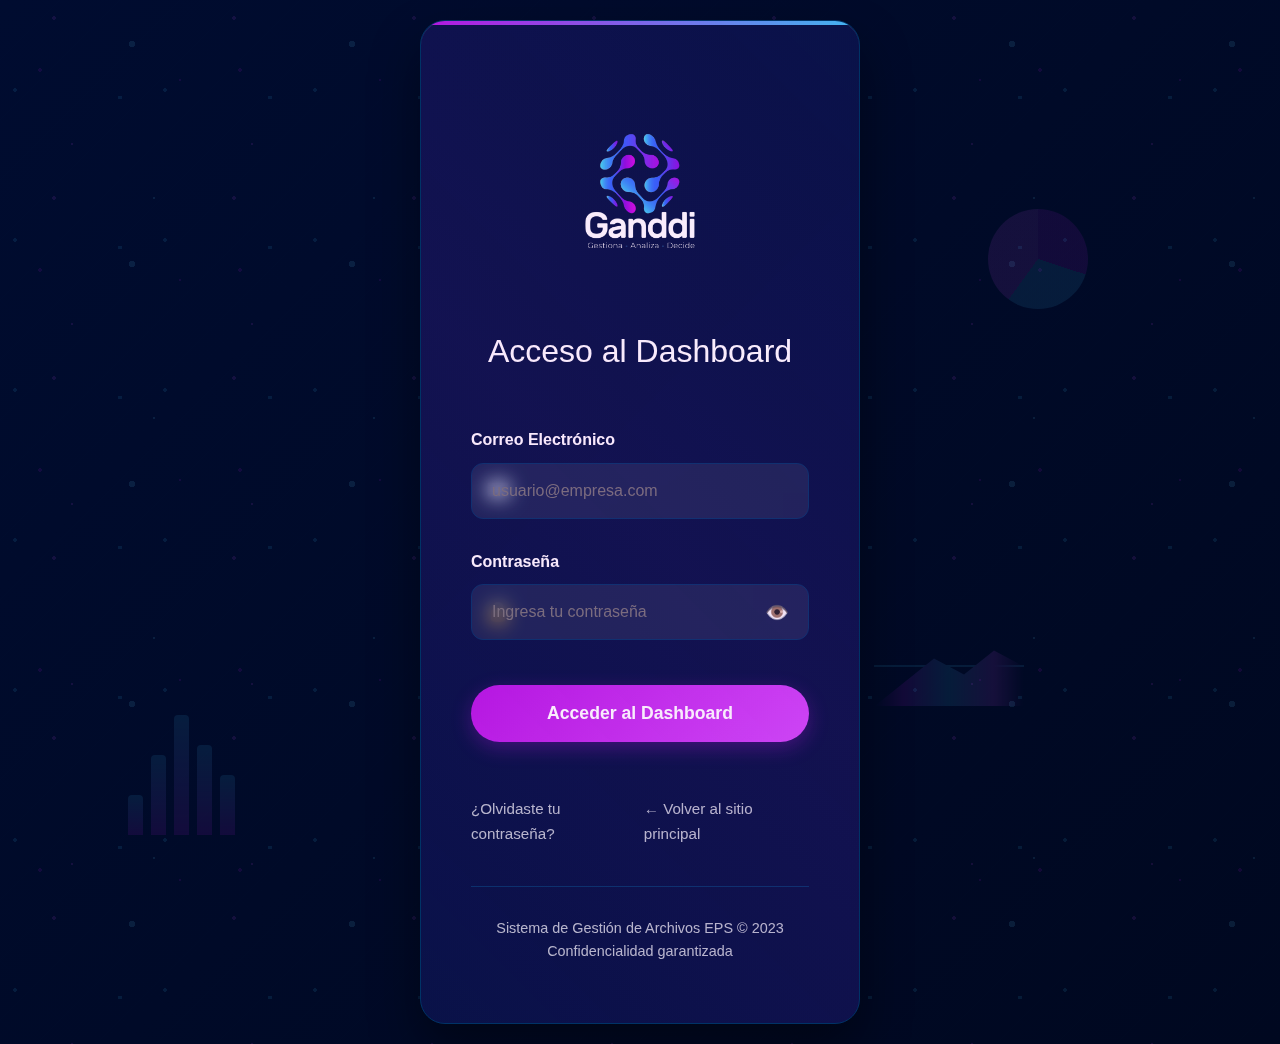
<file: login/index.html>
<!DOCTYPE html>
<html lang="es">
<head>
    <meta charset="UTF-8">
    <meta name="viewport" content="width=device-width, initial-scale=1.0">
    <title>Login - GandDI | Gestiona - Analiza - Decide</title>
    <link rel="stylesheet" href="css/style.css">
</head>
<body>
    <!-- Fondo estadístico -->
    <div class="statistical-background"></div>
    <div class="chart-elements">
        <div class="bar-chart">
            <div class="bar"></div>
            <div class="bar"></div>
            <div class="bar"></div>
            <div class="bar"></div>
            <div class="bar"></div>
        </div>
        <div class="pie-chart"></div>
        <div class="line-graph"></div>
    </div>

    <!-- Contenedor principal -->
    <div class="login-container">
       <div class="login-card">
    <!-- Header -->
    <div class="login-header">
        <!-- Logo arriba del título -->
        <img src="logo.png" class="logo" style="display:block; margin:0 auto 20px; max-height:220px;">
        <h1 class="login-title">Acceso al Dashboard</h1>
    </div>

            <!-- Formulario -->
            <form class="login-form" id="loginForm">
                <div class="form-group">
                    <label for="email">Correo Electrónico</label>
                    <div class="input-wrapper">
                        <span class="form-icon">✉️</span>
                        <input type="email" id="email" class="form-control" placeholder="usuario@empresa.com" required>
                    </div>
                </div>

                <div class="form-group">
                    <label for="password">Contraseña</label>
                    <div class="input-wrapper">
                        <span class="form-icon">🔒</span>
                        <input type="password" id="password" class="form-control" placeholder="Ingresa tu contraseña" required>
                        <button type="button" class="password-toggle" id="togglePassword">👁️</button>
                    </div>
                </div>

                <button type="submit" class="btn">
                    <span>Acceder al Dashboard</span>
                </button>

                <div class="login-links">
                    <a id="forgotPasswordLink">¿Olvidaste tu contraseña?</a>
                    <a href="../index.html">← Volver al sitio principal</a>
                </div>

                
            </form>

            <div class="login-footer">
                <p>Sistema de Gestión de Archivos EPS &copy; 2023</p>
                <p>Confidencialidad garantizada</p>
            </div>
        </div>
    </div>

    <!-- Modal de recuperación de contraseña -->
    <div class="modal" id="recoveryModal">
        <div class="modal-content">
            <button class="close-modal" id="closeModal">×</button>
            
            <div class="modal-header">
                <h2 class="modal-title">Recuperar Contraseña</h2>
                <p class="modal-subtitle">Sigue estos pasos para restablecer tu acceso</p>
            </div>

            <!-- Pasos de recuperación -->
            <div class="recovery-steps">
                <div class="step active" id="step1">
                    <div class="step-circle">1</div>
                    <div class="step-label">Verificar Email</div>
                </div>
                <div class="step" id="step2">
                    <div class="step-circle">2</div>
                    <div class="step-label">Código de Verificación</div>
                </div>
                <div class="step" id="step3">
                    <div class="step-circle">3</div>
                    <div class="step-label">Nueva Contraseña</div>
                </div>
            </div>

            <!-- Paso 1: Verificar Email -->
            <div class="recovery-form" id="step1Form">
                <div class="form-group">
                    <label for="recoveryEmail">Correo Electrónico</label>
                    <div class="input-wrapper">
                        <span class="form-icon">✉️</span>
                        <input type="email" id="recoveryEmail" class="form-control" placeholder="Ingresa tu correo registrado" required>
                    </div>
                </div>
                <div class="form-actions">
                    <button type="button" class="btn btn-outline" id="cancelRecovery">Cancelar</button>
                    <button type="button" class="btn" id="sendCode">Enviar Código</button>
                </div>
            </div>

            <!-- Paso 2: Código de Verificación -->
            <div class="recovery-form" id="step2Form" style="display: none;">
                <div class="form-group">
                    <label for="verificationCode">Código de Verificación</label>
                    <div class="input-wrapper">
                        <span class="form-icon">🔢</span>
                        <input type="text" id="verificationCode" class="form-control" placeholder="Ingresa el código de 6 dígitos" maxlength="6" required>
                    </div>
                    <p style="font-size: 0.85rem; color: var(--text-muted); margin-top: 5px;">
                        Hemos enviado un código a: <span id="emailPreview"></span>
                    </p>
                </div>
                <div class="form-actions">
                    <button type="button" class="btn btn-outline" id="backToStep1">Atrás</button>
                    <button type="button" class="btn" id="verifyCode">Verificar Código</button>
                </div>
            </div>

            <!-- Paso 3: Nueva Contraseña -->
            <div class="recovery-form" id="step3Form" style="display: none;">
                <div class="form-group">
                    <label for="newPassword">Nueva Contraseña</label>
                    <div class="input-wrapper">
                        <span class="form-icon">🔒</span>
                        <input type="password" id="newPassword" class="form-control" placeholder="Crea una nueva contraseña" required>
                        <button type="button" class="password-toggle" id="toggleNewPassword">👁️</button>
                    </div>
                </div>
                <div class="form-group">
                    <label for="confirmPassword">Confirmar Contraseña</label>
                    <div class="input-wrapper">
                        <span class="form-icon">🔒</span>
                        <input type="password" id="confirmPassword" class="form-control" placeholder="Repite la nueva contraseña" required>
                        <button type="button" class="password-toggle" id="toggleConfirmPassword">👁️</button>
                    </div>
                </div>
                <div class="form-actions">
                    <button type="button" class="btn btn-outline" id="backToStep2">Atrás</button>
                    <button type="button" class="btn" id="updatePassword">Actualizar Contraseña</button>
                </div>
            </div>

            <!-- Mensaje de éxito -->
            <div class="success-message" id="successMessage" style="display: none;">
                <div class="success-icon">✅</div>
                <h3>¡Contraseña Actualizada!</h3>
                <p>Tu contraseña ha sido restablecida exitosamente.</p>
                <button class="btn" id="goToLogin" style="margin-top: 20px;">Ir al Login</button>
            </div>
        </div>
    </div>

    <script src="js/script.js"></script>
</body>
</html>
</file>
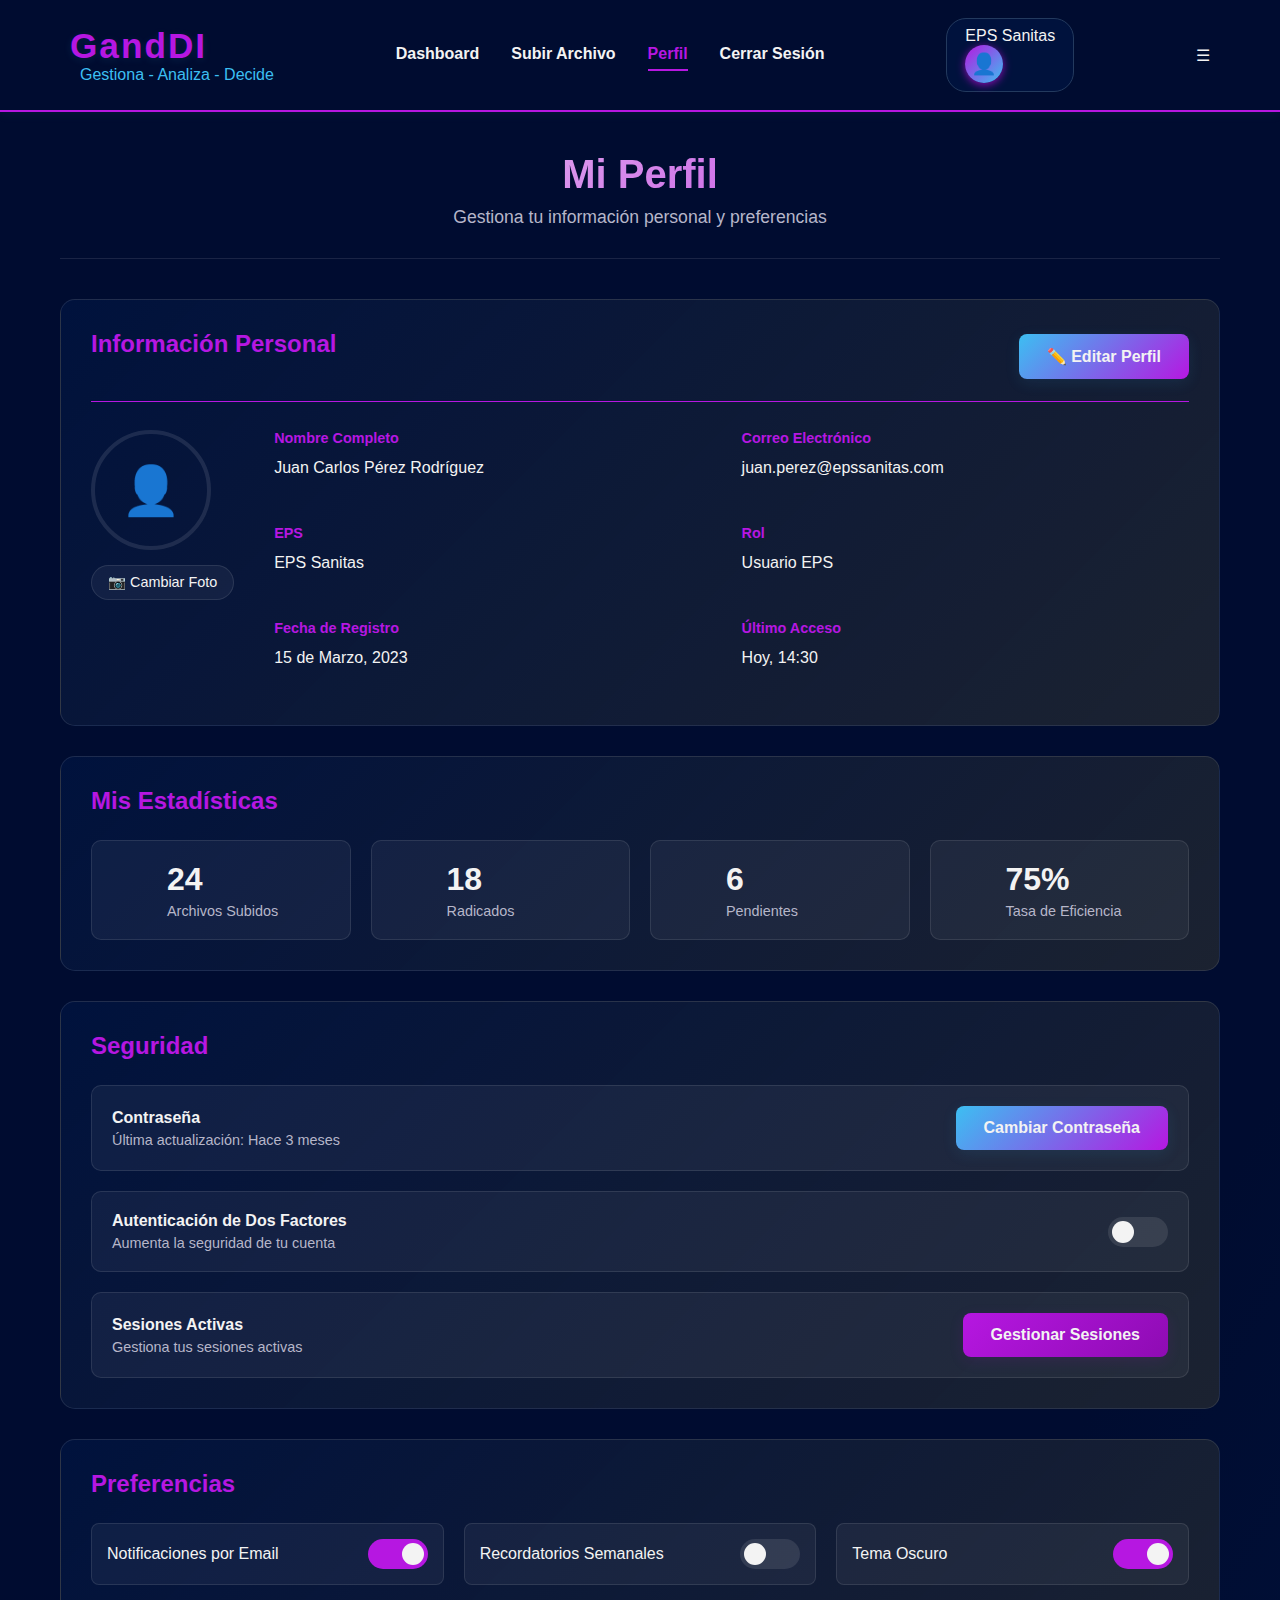
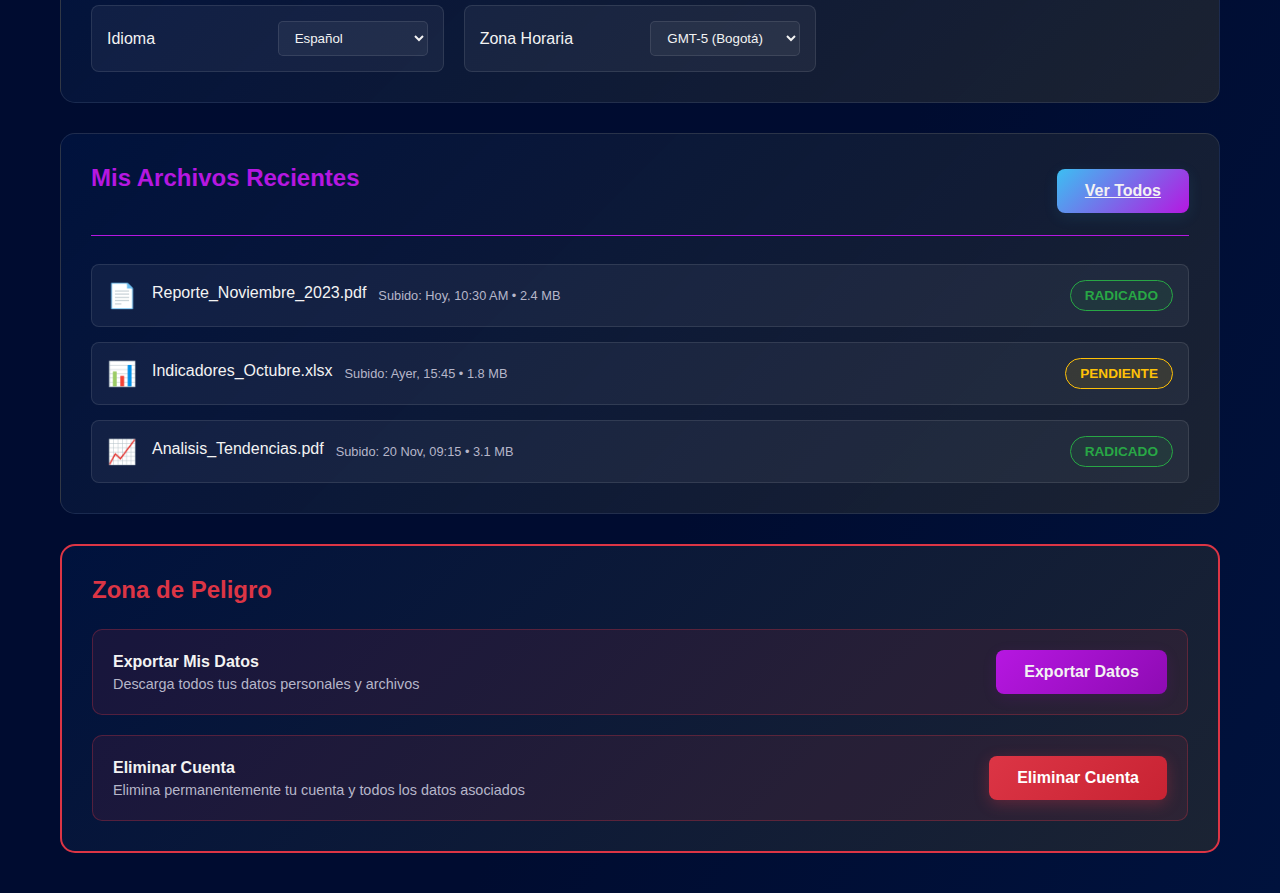
<file: dashboard/profile/index.html>
<!DOCTYPE html>
<html lang="es">
<head>
    <meta charset="UTF-8">
    <meta name="viewport" content="width=device-width, initial-scale=1.0">
    <title>Perfil - GandDI | Gestiona - Analiza - Decide</title>
    <link rel="stylesheet" href="../css/style.css">
    <link rel="stylesheet" href="css/style.css">
</head>
<body>
    <!-- Header -->
    <header>
        <div class="container">
            <nav class="navbar">
                <div class="logo">
                    <div class="logo-main">GandDI</div>
                    <div class="logo-tagline">Gestiona - Analiza - Decide</div>
                </div>
                <div class="nav-links">
                    <a href="../index.html">Dashboard</a>
                    <a href="../upload.html" id="uploadLink">Subir Archivo</a>
                    <a href="../admin.html" id="adminLink">Administración</a>
                    <a href="index.html" class="active">Perfil</a>
                    <a href="../../login/index.html">Cerrar Sesión</a>
                </div>
                <div class="user-info">
                    <span id="userRole">EPS Sanitas</span>
                    <div class="user-avatar">👤</div>
                </div>
                <div class="mobile-menu">☰</div>
            </nav>
        </div>
    </header>

    <!-- Main Content -->
    <main class="container">
        <div class="profile-header">
            <h1>Mi Perfil</h1>
            <p>Gestiona tu información personal y preferencias</p>
        </div>

        <div class="profile-content">
            <!-- Información del Usuario -->
            <div class="profile-section">
                <div class="section-header">
                    <h2>Información Personal</h2>
                    <button class="btn btn-secondary" id="editProfileBtn">✏️ Editar Perfil</button>
                </div>
                
                <div class="profile-info-grid">
                    <div class="profile-avatar-section">
                        <div class="avatar-container">
                            <div class="avatar" id="userAvatar">👤</div>
                            <input type="file" id="avatarUpload" accept="image/*" style="display: none;">
                            <button class="btn-avatar-upload" onclick="document.getElementById('avatarUpload').click()">
                                📷 Cambiar Foto
                            </button>
                        </div>
                    </div>

                    <div class="profile-details">
                        <div class="info-group">
                            <label class="info-label">Nombre Completo</label>
                            <div class="info-value" id="userFullName">Juan Carlos Pérez Rodríguez</div>
                            <input type="text" class="info-input" id="userFullNameInput" style="display: none;" value="Juan Carlos Pérez Rodríguez">
                        </div>

                        <div class="info-group">
                            <label class="info-label">Correo Electrónico</label>
                            <div class="info-value" id="userEmail">juan.perez@epssanitas.com</div>
                            <input type="email" class="info-input" id="userEmailInput" style="display: none;" value="juan.perez@epssanitas.com">
                        </div>

                        <div class="info-group">
                            <label class="info-label">EPS</label>
                            <div class="info-value" id="userEPS">EPS Sanitas</div>
                        </div>

                        <div class="info-group">
                            <label class="info-label">Rol</label>
                            <div class="info-value" id="userRoleInfo">Usuario EPS</div>
                        </div>

                        <div class="info-group">
                            <label class="info-label">Fecha de Registro</label>
                            <div class="info-value" id="userRegistrationDate">15 de Marzo, 2023</div>
                        </div>

                        <div class="info-group">
                            <label class="info-label">Último Acceso</label>
                            <div class="info-value" id="userLastAccess">Hoy, 14:30</div>
                        </div>
                    </div>
                </div>

                <div class="form-actions" id="profileActions" style="display: none;">
                    <button class="btn btn-outline" id="cancelEditBtn">Cancelar</button>
                    <button class="btn" id="saveProfileBtn">Guardar Cambios</button>
                </div>
            </div>

            <!-- Estadísticas Personales -->
            <div class="profile-section">
                <h2>Mis Estadísticas</h2>
                <div class="personal-stats-grid">
                    <div class="personal-stat-card">
                        <div class="personal-stat-icon">📊</div>
                        <div class="personal-stat-content">
                            <div class="personal-stat-number" id="totalUploads">24</div>
                            <div class="personal-stat-label">Archivos Subidos</div>
                        </div>
                    </div>

                    <div class="personal-stat-card">
                        <div class="personal-stat-icon">✅</div>
                        <div class="personal-stat-content">
                            <div class="personal-stat-number" id="radicadosCount">18</div>
                            <div class="personal-stat-label">Radicados</div>
                        </div>
                    </div>

                    <div class="personal-stat-card">
                        <div class="personal-stat-icon">⏳</div>
                        <div class="personal-stat-content">
                            <div class="personal-stat-number" id="pendientesCount">6</div>
                            <div class="personal-stat-label">Pendientes</div>
                        </div>
                    </div>

                    <div class="personal-stat-card">
                        <div class="personal-stat-icon">📈</div>
                        <div class="personal-stat-content">
                            <div class="personal-stat-number" id="efficiencyRate">75%</div>
                            <div class="personal-stat-label">Tasa de Eficiencia</div>
                        </div>
                    </div>
                </div>
            </div>

            <!-- Configuración de Seguridad -->
            <div class="profile-section">
                <h2>Seguridad</h2>
                <div class="security-settings">
                    <div class="security-item">
                        <div class="security-info">
                            <h4>Contraseña</h4>
                            <p>Última actualización: Hace 3 meses</p>
                        </div>
                        <button class="btn btn-secondary" id="changePasswordBtn">Cambiar Contraseña</button>
                    </div>

                    <div class="security-item">
                        <div class="security-info">
                            <h4>Autenticación de Dos Factores</h4>
                            <p>Aumenta la seguridad de tu cuenta</p>
                        </div>
                        <label class="switch">
                            <input type="checkbox" id="twoFactorToggle">
                            <span class="slider"></span>
                        </label>
                    </div>

                    <div class="security-item">
                        <div class="security-info">
                            <h4>Sesiones Activas</h4>
                            <p>Gestiona tus sesiones activas</p>
                        </div>
                        <button class="btn btn-outline" id="manageSessionsBtn">Gestionar Sesiones</button>
                    </div>
                </div>
            </div>

            <!-- Preferencias -->
            <div class="profile-section">
                <h2>Preferencias</h2>
                <div class="preferences-grid">
                    <div class="preference-item">
                        <label class="preference-label">Notificaciones por Email</label>
                        <label class="switch">
                            <input type="checkbox" id="emailNotifications" checked>
                            <span class="slider"></span>
                        </label>
                    </div>

                    <div class="preference-item">
                        <label class="preference-label">Recordatorios Semanales</label>
                        <label class="switch">
                            <input type="checkbox" id="weeklyReminders">
                            <span class="slider"></span>
                        </label>
                    </div>

                    <div class="preference-item">
                        <label class="preference-label">Tema Oscuro</label>
                        <label class="switch">
                            <input type="checkbox" id="darkTheme" checked>
                            <span class="slider"></span>
                        </label>
                    </div>

                    <div class="preference-item">
                        <label class="preference-label">Idioma</label>
                        <select class="preference-select" id="languageSelect">
                            <option value="es">Español</option>
                            <option value="en">English</option>
                        </select>
                    </div>

                    <div class="preference-item">
                        <label class="preference-label">Zona Horaria</label>
                        <select class="preference-select" id="timezoneSelect">
                            <option value="-5">GMT-5 (Bogotá)</option>
                            <option value="-6">GMT-6</option>
                            <option value="-4">GMT-4</option>
                        </select>
                    </div>
                </div>
            </div>

            <!-- Archivos Recientes -->
            <div class="profile-section">
                <div class="section-header">
                    <h2>Mis Archivos Recientes</h2>
                    <a href="../index.html" class="btn btn-secondary">Ver Todos</a>
                </div>
                
                <div class="recent-files">
                    <div class="recent-file-card">
                        <div class="file-icon">📄</div>
                        <div class="file-info">
                            <div class="file-name">Reporte_Noviembre_2023.pdf</div>
                            <div class="file-meta">Subido: Hoy, 10:30 AM • 2.4 MB</div>
                        </div>
                        <span class="status-badge status-radicado">Radicado</span>
                    </div>

                    <div class="recent-file-card">
                        <div class="file-icon">📊</div>
                        <div class="file-info">
                            <div class="file-name">Indicadores_Octubre.xlsx</div>
                            <div class="file-meta">Subido: Ayer, 15:45 • 1.8 MB</div>
                        </div>
                        <span class="status-badge status-pendiente">Pendiente</span>
                    </div>

                    <div class="recent-file-card">
                        <div class="file-icon">📈</div>
                        <div class="file-info">
                            <div class="file-name">Analisis_Tendencias.pdf</div>
                            <div class="file-meta">Subido: 20 Nov, 09:15 • 3.1 MB</div>
                        </div>
                        <span class="status-badge status-radicado">Radicado</span>
                    </div>
                </div>
            </div>

            <!-- Acciones Peligrosas -->
            <div class="profile-section danger-zone">
                <h2>Zona de Peligro</h2>
                <div class="danger-actions">
                    <div class="danger-item">
                        <div class="danger-info">
                            <h4>Exportar Mis Datos</h4>
                            <p>Descarga todos tus datos personales y archivos</p>
                        </div>
                        <button class="btn btn-outline" id="exportDataBtn">Exportar Datos</button>
                    </div>

                    <div class="danger-item">
                        <div class="danger-info">
                            <h4>Eliminar Cuenta</h4>
                            <p>Elimina permanentemente tu cuenta y todos los datos asociados</p>
                        </div>
                        <button class="btn btn-danger" id="deleteAccountBtn">Eliminar Cuenta</button>
                    </div>
                </div>
            </div>
        </div>
    </main>

    <!-- Modal Cambio de Contraseña -->
    <div class="modal" id="passwordModal">
        <div class="modal-content">
            <button class="close-modal" id="closePasswordModal">×</button>
            
            <div class="modal-header">
                <h2>Cambiar Contraseña</h2>
                <p>Actualiza tu contraseña para mantener tu cuenta segura</p>
            </div>

            <form class="password-form" id="passwordForm">
                <div class="form-group">
                    <label for="currentPassword">Contraseña Actual</label>
                    <div class="input-wrapper">
                        <input type="password" id="currentPassword" class="form-control" required>
                        <button type="button" class="password-toggle">👁️</button>
                    </div>
                </div>

                <div class="form-group">
                    <label for="newPassword">Nueva Contraseña</label>
                    <div class="input-wrapper">
                        <input type="password" id="newPassword" class="form-control" required>
                        <button type="button" class="password-toggle">👁️</button>
                    </div>
                    <div class="password-strength">
                        <div class="strength-bar">
                            <div class="strength-fill" id="strengthFill"></div>
                        </div>
                        <span class="strength-text" id="strengthText">Seguridad de la contraseña</span>
                    </div>
                </div>

                <div class="form-group">
                    <label for="confirmNewPassword">Confirmar Nueva Contraseña</label>
                    <div class="input-wrapper">
                        <input type="password" id="confirmNewPassword" class="form-control" required>
                        <button type="button" class="password-toggle">👁️</button>
                    </div>
                </div>

                <div class="password-requirements">
                    <h4>Requisitos de la contraseña:</h4>
                    <ul>
                        <li id="reqLength">Mínimo 8 caracteres</li>
                        <li id="reqUppercase">Al menos una mayúscula</li>
                        <li id="reqLowercase">Al menos una minúscula</li>
                        <li id="reqNumber">Al menos un número</li>
                        <li id="reqSpecial">Al menos un carácter especial</li>
                    </ul>
                </div>

                <div class="form-actions">
                    <button type="button" class="btn btn-outline" id="cancelPasswordBtn">Cancelar</button>
                    <button type="submit" class="btn" id="updatePasswordBtn">Actualizar Contraseña</button>
                </div>
            </form>
        </div>
    </div>

    <!-- Modal Sesiones Activas -->
    <div class="modal" id="sessionsModal">
        <div class="modal-content">
            <button class="close-modal" id="closeSessionsModal">×</button>
            
            <div class="modal-header">
                <h2>Sesiones Activas</h2>
                <p>Gestiona tus sesiones activas en el sistema</p>
            </div>

            <div class="sessions-list" id="sessionsList">
                <!-- Sesiones se cargan dinámicamente -->
            </div>

            <div class="modal-actions">
                <button class="btn btn-danger" id="logoutAllBtn">Cerrar Todas las Sesiones</button>
            </div>
        </div>
    </div>

    <script src="js/script.js"></script>
</body>
</html>
</file>
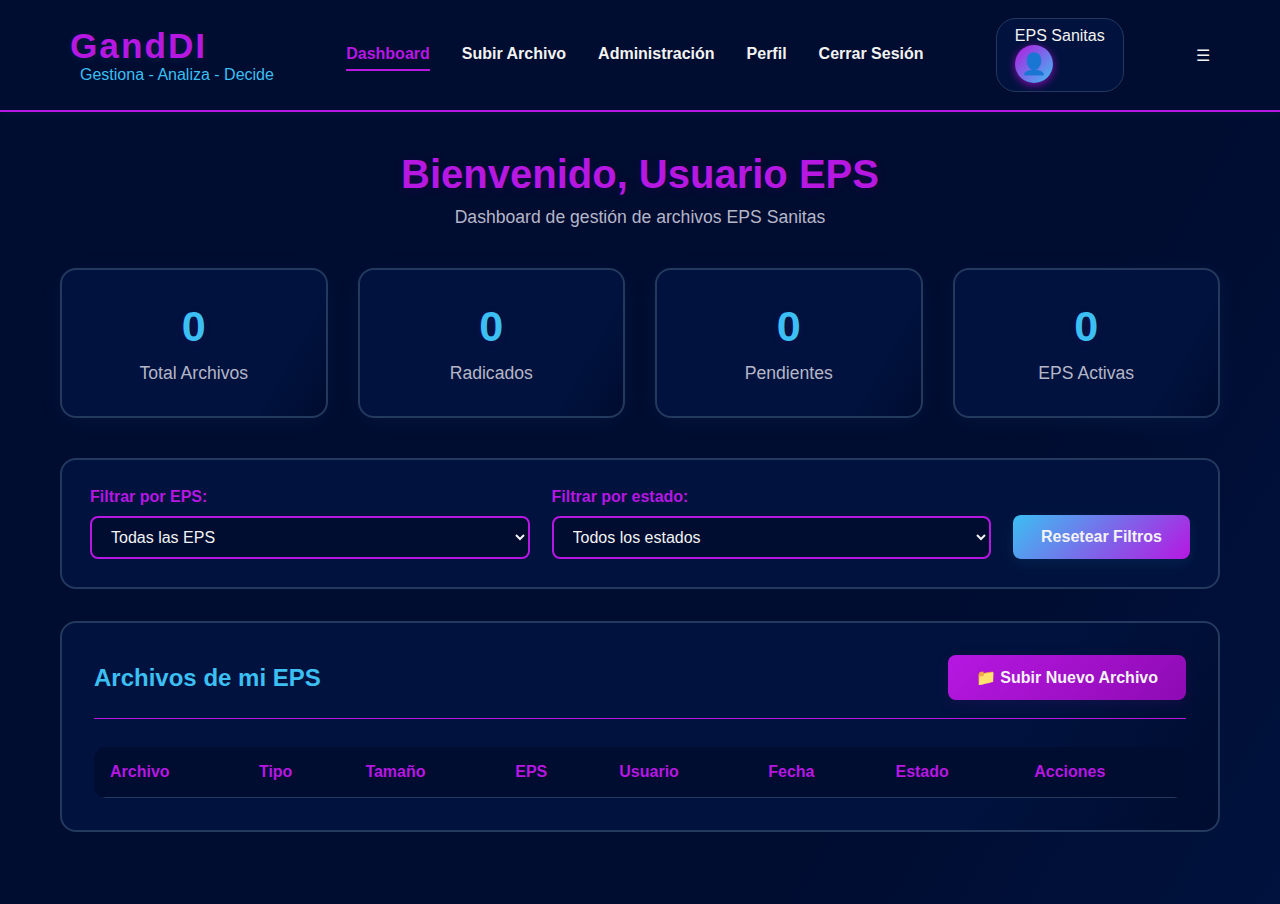
<file: dashboard/dashboard.html>
<!DOCTYPE html>
<html lang="es">
<head>
    <meta charset="UTF-8">
    <meta name="viewport" content="width=device-width, initial-scale=1.0">
    <title>Dashboard - GandDI | Gestiona - Analiza - Decide</title>
    <link rel="stylesheet" href="css/style.css">
</head>
<body>
    <!-- Header -->
    <header>
        <div class="container">
            <nav class="navbar">
                <div class="logo">
                    <div class="logo-main">GandDI</div>
                    <div class="logo-tagline">Gestiona - Analiza - Decide</div>
                </div>
                <div class="nav-links">
                    <a href="index.html" class="active">Dashboard</a>
                    <a href="uploand.php" id="uploadLink">Subir Archivo</a>
                    <a href="admin.php" id="adminLink">Administración</a>
                    <a href="profile.html">Perfil</a>
                    <a href="../login/index.html">Cerrar Sesión</a>
                </div>
                <div class="user-info">
                    <span id="userRole">EPS Sanitas</span>
                    <div class="user-avatar">👤</div>
                </div>
                <div class="mobile-menu">☰</div>
            </nav>
        </div>
    </header>

    <!-- Main Content -->
    <main class="container">
        <div class="dashboard-header">
            <h1>Bienvenido, <span id="userName">Usuario EPS</span></h1>
            <p>Dashboard de gestión de archivos <span id="dashboardType">EPS Sanitas</span></p>
        </div>

        <!-- Estadísticas -->
        <div class="stats-grid">
            <div class="stat-card">
                <div class="stat-number" id="totalFiles">0</div>
                <div class="stat-label">Total Archivos</div>
            </div>
            <div class="stat-card">
                <div class="stat-number" id="radicadosCount">0</div>
                <div class="stat-label">Radicados</div>
            </div>
            <div class="stat-card">
                <div class="stat-number" id="pendientesCount">0</div>
                <div class="stat-label">Pendientes</div>
            </div>
            <div class="stat-card">
                <div class="stat-number" id="epsCount">0</div>
                <div class="stat-label">EPS Activas</div>
            </div>
        </div>

        <!-- Filtros -->
        <div class="filters-section">
            <div class="filter-group">
                <label for="epsFilter">Filtrar por EPS:</label>
                <select id="epsFilter">
                    <option value="">Todas las EPS</option>
                    <option value="sanitas">EPS Sanitas</option>
                    <option value="sura">EPS Sura</option>
                    <option value="coomeva">EPS Coomeva</option>
                </select>
            </div>
            <div class="filter-group">
                <label for="statusFilter">Filtrar por estado:</label>
                <select id="statusFilter">
                    <option value="">Todos los estados</option>
                    <option value="radicado">Radicado</option>
                    <option value="pendiente">Pendiente</option>
                </select>
            </div>
            <button class="btn btn-secondary" id="resetFilters">Resetear Filtros</button>
        </div>

        <!-- Lista de Archivos -->
        <div class="section">
            <div class="section-header">
                <h2>Archivos <span id="sectionTitle">de mi EPS</span></h2>
                <button class="btn" id="uploadBtn">📁 Subir Nuevo Archivo</button>
            </div>
            
            <div class="files-table-container">
                <table class="files-table">
                    <thead>
                        <tr>
                            <th>Archivo</th>
                            <th>Tipo</th>
                            <th>Tamaño</th>
                            <th id="epsColumn">EPS</th>
                            <th id="userColumn">Usuario</th>
                            <th>Fecha</th>
                            <th>Estado</th>
                            <th>Acciones</th>
                        </tr>
                    </thead>
                    <tbody id="filesTableBody">
                        <!-- Los archivos se cargan dinámicamente -->
                    </tbody>
                </table>
            </div>

            <div class="no-files" id="noFilesMessage" style="display: none;">
                <p>No hay archivos para mostrar</p>
                <button class="btn" onclick="window.location.href='upload.html'">Subir primer archivo</button>
            </div>
        </div>

        <!-- Sección de EPS (Solo para admin) -->
        <div class="section" id="epsSection" style="display: none;">
            <h2>Gestión por EPS</h2>
            <div class="eps-grid" id="epsGrid">
                <!-- Las EPS se cargan dinámicamente -->
            </div>
        </div>
    </main>

    <!-- Modal de detalles -->
    <div class="modal" id="fileModal">
        <div class="modal-content">
            <button class="close-modal" id="closeFileModal">×</button>
            <div class="modal-header">
                <h2 id="modalFileName">Detalles del Archivo</h2>
            </div>
            <div class="file-details" id="fileDetails">
                <!-- Los detalles se cargan dinámicamente -->
            </div>
        </div>
    </div>

    <script src="js/script.js"></script>
</body>
</html>
</file>
<file: login/css/style.css>
:root {
    --primary: #000c30;
    --secondary: #b617e1;
    --accent: #3cbff2;
    --primary-dark: #000820;
    --secondary-light: #d04af7;
    --accent-light: #67d4ff;
    --text: #ffffff;
    --text-muted: #b8c1cc;
    --card-bg: #001242;
    --border: #003366;
    --success: #00ff88;
    --warning: #ffd166;
    --danger: #ff6b6b;
}

* {
    margin: 0;
    padding: 0;
    box-sizing: border-box;
    font-family: 'Segoe UI', Tahoma, Geneva, Verdana, sans-serif;
}

body {
    background: linear-gradient(135deg, var(--primary) 0%, var(--primary-dark) 100%);
    color: var(--text);
    line-height: 1.6;
    min-height: 100vh;
    display: flex;
    align-items: center;
    justify-content: center;
    position: relative;
    overflow: hidden;
}

/* Fondo estadístico animado con nueva paleta */
.statistical-background {
    position: absolute;
    top: 0;
    left: 0;
    width: 100%;
    height: 100%;
    z-index: -1;
    opacity: 0.1;
}

.statistical-background::before {
    content: '';
    position: absolute;
    width: 100%;
    height: 100%;
    background-image: 
        radial-gradient(circle at 20% 35%, var(--secondary) 2px, transparent 2px),
        radial-gradient(circle at 80% 65%, var(--accent) 2px, transparent 2px),
        radial-gradient(circle at 40% 80%, var(--secondary-light) 1px, transparent 1px),
        radial-gradient(circle at 60% 20%, var(--accent-light) 3px, transparent 3px),
        radial-gradient(circle at 90% 40%, var(--secondary) 1px, transparent 1px),
        radial-gradient(circle at 10% 60%, var(--accent) 2px, transparent 2px),
        radial-gradient(circle at 30% 10%, var(--secondary-light) 2px, transparent 2px),
        radial-gradient(circle at 70% 90%, var(--accent-light) 1px, transparent 1px);
    background-size: 200px 200px, 150px 150px, 180px 180px, 220px 220px;
    animation: float 20s infinite linear;
}

.statistical-background::after {
    content: '';
    position: absolute;
    width: 100%;
    height: 100%;
    background-image: 
        linear-gradient(45deg, transparent 49%, var(--secondary) 50%, transparent 51%),
        linear-gradient(-45deg, transparent 49%, var(--accent) 50%, transparent 51%);
    background-size: 60px 60px;
    animation: gridMove 30s infinite linear;
    opacity: 0.05;
}

@keyframes float {
    0% { transform: translate(0, 0) rotate(0deg); }
    100% { transform: translate(-100px, -50px) rotate(1deg); }
}

@keyframes gridMove {
    0% { transform: translate(0, 0); }
    100% { transform: translate(-60px, -60px); }
}

.chart-elements {
    position: absolute;
    width: 100%;
    height: 100%;
    z-index: -1;
}

.bar-chart {
    position: absolute;
    bottom: 20%;
    left: 10%;
    display: flex;
    align-items: end;
    gap: 8px;
    opacity: 0.1;
}

.bar {
    width: 15px;
    background: linear-gradient(to top, var(--secondary), var(--accent));
    border-radius: 4px 4px 0 0;
    animation: growBar 2s ease-in-out infinite alternate;
}

.bar:nth-child(1) { 
    height: 40px; 
    animation-delay: 0s;
}
.bar:nth-child(2) { 
    height: 80px; 
    animation-delay: 0.2s;
}
.bar:nth-child(3) { 
    height: 120px; 
    animation-delay: 0.4s;
}
.bar:nth-child(4) { 
    height: 90px; 
    animation-delay: 0.6s;
}
.bar:nth-child(5) { 
    height: 60px; 
    animation-delay: 0.8s;
}

@keyframes growBar {
    0% { transform: scaleY(1); }
    100% { transform: scaleY(1.2); }
}

.pie-chart {
    position: absolute;
    top: 20%;
    right: 15%;
    width: 100px;
    height: 100px;
    border-radius: 50%;
    background: conic-gradient(
        var(--secondary) 0% 30%,
        var(--accent) 30% 60%,
        var(--secondary-light) 60% 100%
    );
    opacity: 0.1;
    animation: rotatePie 10s linear infinite;
}

@keyframes rotatePie {
    0% { transform: rotate(0deg); }
    100% { transform: rotate(360deg); }
}

.line-graph {
    position: absolute;
    top: 60%;
    right: 20%;
    width: 150px;
    height: 80px;
    opacity: 0.1;
}

.line-graph::before {
    content: '';
    position: absolute;
    width: 100%;
    height: 2px;
    background: var(--accent);
    top: 50%;
    transform: translateY(-50%);
}

.line-graph::after {
    content: '';
    position: absolute;
    width: 100%;
    height: 100%;
    background: 
        linear-gradient(to right, transparent 0%, var(--secondary) 20%, var(--accent) 50%, var(--secondary-light) 80%, transparent 100%);
    clip-path: polygon(0% 100%, 20% 70%, 40% 40%, 60% 60%, 80% 30%, 100% 50%, 100% 100%);
    animation: pulseLine 3s ease-in-out infinite;
}

@keyframes pulseLine {
    0%, 100% { opacity: 0.1; }
    50% { opacity: 0.2; }
}

.scatter-plot {
    position: absolute;
    top: 30%;
    left: 20%;
    width: 120px;
    height: 120px;
    opacity: 0.1;
}

.scatter-plot::before,
.scatter-plot::after {
    content: '';
    position: absolute;
    width: 8px;
    height: 8px;
    border-radius: 50%;
    background: var(--secondary);
    animation: scatter 4s ease-in-out infinite;
}

.scatter-plot::before {
    top: 20%;
    left: 30%;
    animation-delay: 0s;
}

.scatter-plot::after {
    top: 60%;
    left: 70%;
    background: var(--accent);
    animation-delay: 2s;
}

@keyframes scatter {
    0%, 100% { transform: translate(0, 0); }
    25% { transform: translate(20px, -15px); }
    50% { transform: translate(-10px, 10px); }
    75% { transform: translate(15px, 20px); }
}

/* Contenedor principal del login */
.login-container {
    width: 100%;
    max-width: 480px;
    padding: 20px;
}

.login-card {
    background: linear-gradient(135deg, var(--card-bg) 0%, rgba(0, 18, 66, 0.95) 100%);
    border-radius: 25px;
    padding: 60px 50px;
    box-shadow: 
        0 25px 50px rgba(0, 0, 0, 0.4),
        inset 0 1px 0 rgba(255, 255, 255, 0.1);
    border: 1px solid var(--border);
    position: relative;
    overflow: hidden;
    backdrop-filter: blur(20px);
}

.login-card::before {
    content: '';
    position: absolute;
    top: 0;
    left: 0;
    width: 100%;
    height: 4px;
    background: linear-gradient(90deg, var(--secondary), var(--accent));
}

.login-card::after {
    content: '';
    position: absolute;
    top: -50%;
    left: -50%;
    width: 200%;
    height: 200%;
    background: linear-gradient(45deg, transparent, rgba(182, 23, 225, 0.1), transparent);
    animation: shine 3s infinite;
}

@keyframes shine {
    0% { transform: translateX(-100%) translateY(-100%) rotate(45deg); }
    100% { transform: translateX(100%) translateY(100%) rotate(45deg); }
}

/* Logo y header */
.login-header {
    text-align: center;
    margin-bottom: 50px;
}



.login-title {
    font-size: 2rem;
    margin-top: 25px;
    color: var(--text);
    font-weight: 300;
}

/* Formulario */
.login-form {
    display: flex;
    flex-direction: column;
    gap: 30px;
}

.form-group {
    display: flex;
    flex-direction: column;
    gap: 10px;
}

.form-group label {
    color: var(--text);
    font-weight: 600;
    font-size: 1rem;
}

.input-wrapper {
    position: relative;
    display: flex;
    align-items: center;
}

.form-control {
    width: 100%;
    padding: 18px 50px 18px 20px;
    background: rgba(255, 255, 255, 0.08);
    border: 1px solid var(--border);
    border-radius: 12px;
    color: var(--text);
    font-size: 1rem;
    transition: all 0.3s ease;
    backdrop-filter: blur(10px);
}

.form-control:focus {
    outline: none;
    border-color: var(--accent);
    box-shadow: 0 0 0 3px rgba(60, 191, 242, 0.2);
    background: rgba(255, 255, 255, 0.12);
}

.password-toggle {
    position: absolute;
    right: 15px;
    background: none;
    border: none;
    color: var(--text-muted);
    cursor: pointer;
    padding: 5px;
    transition: color 0.3s ease;
    font-size: 1.2rem;
}

.password-toggle:hover {
    color: var(--accent);
}

.form-icon {
    position: absolute;
    left: 15px;
    color: var(--accent);
    font-size: 1.2rem;
}

/* Botones */
.btn {
    display: inline-flex;
    align-items: center;
    justify-content: center;
    gap: 12px;
    padding: 18px 35px;
    background: linear-gradient(135deg, var(--secondary) 0%, var(--secondary-light) 100%);
    color: white;
    text-decoration: none;
    border-radius: 30px;
    font-weight: 600;
    transition: all 0.3s ease;
    border: none;
    cursor: pointer;
    box-shadow: 0 6px 20px rgba(182, 23, 225, 0.3);
    font-size: 1.1rem;
    width: 100%;
    margin-top: 15px;
    position: relative;
    overflow: hidden;
}

.btn::before {
    content: '';
    position: absolute;
    top: 0;
    left: -100%;
    width: 100%;
    height: 100%;
    background: linear-gradient(90deg, transparent, rgba(255,255,255,0.2), transparent);
    transition: left 0.5s;
}

.btn:hover::before {
    left: 100%;
}

.btn:hover {
    transform: translateY(-2px);
    box-shadow: 0 10px 30px rgba(182, 23, 225, 0.4);
}

.btn-secondary {
    background: linear-gradient(135deg, var(--accent) 0%, var(--accent-light) 100%);
    box-shadow: 0 6px 20px rgba(60, 191, 242, 0.3);
}

.btn-secondary:hover {
    box-shadow: 0 10px 30px rgba(60, 191, 242, 0.4);
}

.btn-outline {
    background: transparent;
    border: 2px solid var(--accent);
    color: var(--accent);
    box-shadow: none;
}

.btn-outline:hover {
    background: var(--accent);
    color: var(--primary);
}

/* Enlaces adicionales */
.login-links {
    display: flex;
    justify-content: space-between;
    margin-top: 25px;
    font-size: 0.95rem;
}

.login-links a {
    color: var(--text-muted);
    text-decoration: none;
    transition: color 0.3s ease;
    cursor: pointer;
}

.login-links a:hover {
    color: var(--accent);
}

/* Separador */
.separator {
    display: flex;
    align-items: center;
    margin: 30px 0;
    color: var(--text-muted);
    font-size: 0.95rem;
}

.separator::before,
.separator::after {
    content: '';
    flex: 1;
    height: 1px;
    background: var(--border);
}

.separator span {
    padding: 0 20px;
}

/* Footer del login */
.login-footer {
    text-align: center;
    margin-top: 40px;
    padding-top: 30px;
    border-top: 1px solid var(--border);
    color: var(--text-muted);
    font-size: 0.9rem;
}

/* Modal de recuperación */
.modal {
    display: none;
    position: fixed;
    top: 0;
    left: 0;
    width: 100%;
    height: 100%;
    background: rgba(0, 12, 48, 0.9);
    z-index: 1000;
    backdrop-filter: blur(10px);
}

.modal-content {
    position: absolute;
    top: 50%;
    left: 50%;
    transform: translate(-50%, -50%);
    background: linear-gradient(135deg, var(--card-bg) 0%, var(--primary) 100%);
    border-radius: 25px;
    padding: 50px;
    width: 90%;
    max-width: 500px;
    border: 1px solid var(--border);
    box-shadow: 0 25px 50px rgba(0, 0, 0, 0.5);
}

.modal-content::before {
    content: '';
    position: absolute;
    top: 0;
    left: 0;
    width: 100%;
    height: 4px;
    background: linear-gradient(90deg, var(--secondary), var(--accent));
}

.modal-header {
    text-align: center;
    margin-bottom: 40px;
}

.modal-title {
    font-size: 1.8rem;
    color: var(--text);
    margin-bottom: 15px;
}

.modal-subtitle {
    color: var(--text-muted);
    font-size: 1rem;
}

.recovery-steps {
    display: flex;
    justify-content: space-between;
    margin-bottom: 40px;
    position: relative;
}

.recovery-steps::before {
    content: '';
    position: absolute;
    top: 25px;
    left: 10%;
    width: 80%;
    height: 2px;
    background: var(--border);
    z-index: 1;
}

.step {
    display: flex;
    flex-direction: column;
    align-items: center;
    z-index: 2;
}

.step-circle {
    width: 50px;
    height: 50px;
    border-radius: 50%;
    background: var(--border);
    color: var(--text-muted);
    display: flex;
    align-items: center;
    justify-content: center;
    font-weight: bold;
    margin-bottom: 12px;
    transition: all 0.3s ease;
    border: 2px solid transparent;
}

.step.active .step-circle {
    background: var(--accent);
    color: var(--primary);
    border-color: var(--accent-light);
    box-shadow: 0 4px 15px rgba(60, 191, 242, 0.3);
}

.step.completed .step-circle {
    background: var(--secondary);
    color: white;
    border-color: var(--secondary-light);
    box-shadow: 0 4px 15px rgba(182, 23, 225, 0.3);
}

.step-label {
    font-size: 0.85rem;
    color: var(--text-muted);
    text-align: center;
    font-weight: 500;
}

.step.active .step-label {
    color: var(--accent);
}

.recovery-form {
    display: flex;
    flex-direction: column;
    gap: 25px;
}

.form-actions {
    display: flex;
    gap: 15px;
    margin-top: 15px;
}

.form-actions .btn {
    flex: 1;
    margin-top: 0;
}

.success-message {
    text-align: center;
    padding: 40px 0;
}

.success-icon {
    font-size: 4rem;
    margin-bottom: 25px;
    color: var(--accent);
}

.close-modal {
    position: absolute;
    top: 20px;
    right: 20px;
    background: none;
    border: none;
    color: var(--text-muted);
    font-size: 1.8rem;
    cursor: pointer;
    transition: color 0.3s ease;
    width: 40px;
    height: 40px;
    border-radius: 50%;
    display: flex;
    align-items: center;
    justify-content: center;
}

.close-modal:hover {
    color: var(--accent);
    background: rgba(255, 255, 255, 0.1);
}

/* Responsive */
@media (max-width: 768px) {
    .login-container {
        padding: 15px;
    }
    
    .login-card {
        padding: 40px 30px;
    }
    
    .logo-main {
        font-size: 2.2rem;
    }
    
    .login-title {
        font-size: 1.6rem;
    }
    
    .modal-content {
        padding: 40px 30px;
    }
    
    .form-actions {
        flex-direction: column;
    }
    
    .login-links {
        flex-direction: column;
        gap: 15px;
        text-align: center;
    }
}

@media (max-width: 480px) {
    .login-card {
        padding: 30px 20px;
    }
    
    .logo-main {
        font-size: 2rem;
    }
    
    .modal-content {
        padding: 30px 20px;
    }
    
    .step-circle {
        width: 40px;
        height: 40px;
    }
}
</file>
<file: dashboard/css/style.css>
:root {
    --primary: #000c30;
    --secondary: #3cbff2;
    --accent: #b617e1;
    --accent-dark: #8e0bb3;
    --text: #f3f3f3;
    --text-muted: #b6b6c9;
    --card-bg: #00123d;
    --border: #233a5e;
    --danger: #dc3545;
    --success: #28a745;
    --warning: #ffc107;
}

* {
    margin: 0;
    padding: 0;
    box-sizing: border-box;
    font-family: 'Segoe UI', Arial, sans-serif;
}

body {
    background: linear-gradient(120deg, var(--primary) 70%, var(--card-bg) 100%);
    color: var(--text);
    min-height: 100vh;
}

header {
    background: var(--primary);
    border-bottom: 2px solid var(--accent);
    padding: 18px 0;
    box-shadow: 0 2px 12px rgba(60, 191, 242, 0.06);
}

.navbar {
    display: flex;
    justify-content: space-between;
    align-items: center;
    max-width: 1200px;
    margin: 0 auto;
    padding: 0 30px;
}

.logo-main {
    font-size: 2.2rem;
    font-weight: bold;
    color: var(--accent);
    letter-spacing: 2px;
    text-shadow: 0 2px 8px rgba(60, 191, 242, 0.12);
}

.logo-tagline {
    font-size: 1rem;
    color: var(--secondary);
    font-weight: 500;
    margin-left: 10px;
}

.nav-links {
    display: flex;
    gap: 32px;
}

.nav-links a {
    color: var(--text);
    text-decoration: none;
    font-weight: 600;
    padding: 6px 0;
    border-bottom: 2px solid transparent;
    transition: border-color 0.3s, color 0.3s;
}

.nav-links a:hover,
.nav-links a.active {
    color: var(--accent);
    border-bottom: 2px solid var(--accent);
    background: none;
}

.user-info {
    background: var(--card-bg);
    padding: 8px 18px;
    border-radius: 20px;
    border: 1px solid var(--border);
}

.user-avatar {
    width: 38px;
    height: 38px;
    background: linear-gradient(135deg, var(--accent), var(--secondary));
    border-radius: 50%;
    display: flex;
    align-items: center;
    justify-content: center;
    font-size: 1.3rem;
    color: var(--primary);
    box-shadow: 0 2px 8px var(--accent-dark);
}

main {
    max-width: 1200px;
    margin: 0 auto;
    padding: 40px 20px;
}

.dashboard-header {
    text-align: center;
    margin-bottom: 40px;
}

.dashboard-header h1 {
    font-size: 2.5rem;
    font-weight: bold;
    color: var(--accent);
    text-shadow: 0 2px 12px rgba(182, 23, 225, 0.10);
}

.dashboard-header p {
    color: var(--text-muted);
    font-size: 1.1rem;
    margin-top: 10px;
}

.stats-grid {
    display: grid;
    grid-template-columns: repeat(auto-fit, minmax(260px, 1fr));
    gap: 30px;
    margin-bottom: 40px;
}

.stat-card {
    background: linear-gradient(120deg, var(--card-bg) 80%, var(--primary) 100%);
    border-radius: 16px;
    padding: 32px;
    text-align: center;
    border: 2px solid var(--border);
    box-shadow: 0 4px 24px rgba(60, 191, 242, 0.06);
    transition: transform 0.3s;
    position: relative;
}

.stat-card:hover {
    transform: translateY(-7px) scale(1.03);
    border-color: var(--accent);
}

.stat-number {
    font-size: 2.7rem;
    font-weight: bold;
    color: var(--secondary);
    margin-bottom: 12px;
    text-shadow: 0 2px 8px rgba(182, 23, 225, 0.10);
}

.stat-label {
    font-size: 1.1rem;
    color: var(--text-muted);
    font-weight: 500;
}

.filters-section {
    background: var(--card-bg);
    border-radius: 16px;
    padding: 28px;
    margin-bottom: 32px;
    border: 2px solid var(--border);
    display: flex;
    gap: 22px;
    align-items: flex-end;
    flex-wrap: wrap;
}

.filter-group {
    display: flex;
    flex-direction: column;
    gap: 10px;
    min-width: 220px;
    flex: 1;
}

.filter-group label {
    color: var(--accent);
    font-weight: 600;
    font-size: 1rem;
}

.filter-group select {
    padding: 10px 15px;
    background: var(--primary);
    border: 2px solid var(--accent);
    border-radius: 8px;
    color: var(--text);
    font-size: 1rem;
}

.filter-group select:focus {
    outline: none;
    border-color: var(--secondary);
}

.section {
    background: linear-gradient(120deg, var(--card-bg) 80%, var(--primary) 100%);
    border-radius: 16px;
    padding: 32px;
    margin-bottom: 32px;
    border: 2px solid var(--border);
}

.section-header {
    display: flex;
    justify-content: space-between;
    align-items: center;
    margin-bottom: 28px;
    padding-bottom: 18px;
    border-bottom: 1px solid var(--accent);
}

.section-header h2 {
    font-size: 1.5rem;
    color: var(--secondary);
    font-weight: bold;
}

.btn {
    display: inline-flex;
    align-items: center;
    justify-content: center;
    gap: 8px;
    padding: 13px 28px;
    background: linear-gradient(135deg, var(--accent) 0%, var(--accent-dark) 100%);
    color: var(--text);
    border-radius: 8px;
    font-weight: 700;
    font-size: 1rem;
    border: none;
    cursor: pointer;
    box-shadow: 0 4px 15px rgba(182, 23, 225, 0.10);
    transition: background 0.3s, box-shadow 0.3s, transform 0.2s;
}

.btn:hover {
    background: linear-gradient(135deg, var(--secondary) 0%, var(--accent) 100%);
    color: var(--text);
    transform: translateY(-2px) scale(1.04);
    box-shadow: 0 8px 25px rgba(60, 191, 242, 0.10);
}

.btn-secondary {
    background: linear-gradient(135deg, var(--secondary) 0%, var(--accent) 100%);
    color: var(--text);
    box-shadow: 0 4px 15px rgba(60, 191, 242, 0.10);
}

.btn-secondary:hover {
    background: linear-gradient(135deg, var(--accent) 0%, var(--secondary) 100%);
    color: var(--text);
}

.files-table-container {
    overflow-x: auto;
    border-radius: 12px;
}

.files-table {
    width: 100%;
    border-collapse: collapse;
    background: var(--card-bg);
    border-radius: 12px;
    overflow: hidden;
}

.files-table th,
.files-table td {
    padding: 16px;
    text-align: left;
    border-bottom: 1px solid var(--border);
}

.files-table th {
    background: var(--primary);
    color: var(--accent);
    font-weight: 700;
    font-size: 1rem;
}

.file-info {
    display: flex;
    align-items: center;
    gap: 12px;
}

.file-icon {
    font-size: 1.3rem;
    color: var(--secondary);
}

.file-name {
    font-weight: 600;
    color: var(--text);
}

.status-badge {
    padding: 7px 14px;
    border-radius: 20px;
    font-size: 0.85rem;
    font-weight: 700;
    text-transform: uppercase;
    background: rgba(60, 191, 242, 0.08);
    color: var(--secondary);
    border: 1px solid var(--secondary);
}

.status-pendiente {
    background: rgba(252, 193, 7, 0.10);
    color: var(--warning);
    border: 1px solid var(--warning);
}

.status-radicado {
    background: rgba(40, 167, 69, 0.10);
    color: var(--success);
    border: 1px solid var(--success);
}

.action-buttons {
    display: flex;
    gap: 10px;
}

.action-btn {
    padding: 7px 14px;
    border: none;
    border-radius: 6px;
    cursor: pointer;
    font-size: 0.85rem;
    transition: background 0.3s, color 0.3s;
}

.btn-download {
    background: var(--accent);
    color: var(--primary);
}

.btn-download:hover {
    background: var(--accent-dark);
    color: var(--text);
}

.btn-success {
    background: var(--success);
    color: white;
}

.btn-success:hover {
    background: #218838;
}

.eps-grid {
    display: grid;
    grid-template-columns: repeat(auto-fill, minmax(320px, 1fr));
    gap: 22px;
}

.eps-card {
    background: var(--primary);
    border-radius: 12px;
    padding: 22px;
    border: 2px solid var(--border);
    transition: box-shadow 0.3s, transform 0.3s;
}

.eps-card:hover {
    transform: translateY(-6px) scale(1.03);
    box-shadow: 0 10px 28px rgba(60, 191, 242, 0.10);
    border-color: var(--accent);
}

.eps-header {
    display: flex;
    justify-content: space-between;
    align-items: center;
    margin-bottom: 16px;
}

.eps-name {
    font-size: 1.2rem;
    font-weight: 700;
    color: var(--accent);
}

.eps-stats {
    display: grid;
    grid-template-columns: 1fr 1fr;
    gap: 12px;
    margin-bottom: 16px;
}

.eps-stat {
    text-align: center;
    padding: 12px;
    background: var(--card-bg);
    border-radius: 6px;
}

.eps-stat-value {
    font-size: 1.5rem;
    font-weight: bold;
    color: var(--secondary);
}

.eps-stat-label {
    font-size: 0.85rem;
    color: var(--text-muted);
}

.no-files {
    text-align: center;
    padding: 60px 20px;
    color: var(--text-muted);
}

.no-files p {
    font-size: 1.2rem;
    margin-bottom: 20px;
}

.modal {
    display: none;
    position: fixed;
    top: 0;
    left: 0;
    width: 100%;
    height: 100%;
    background: rgba(0, 12, 48, 0.92);
    z-index: 1000;
    backdrop-filter: blur(5px);
}

.modal-content {
    background: linear-gradient(135deg, var(--card-bg) 0%, var(--primary) 100%);
    border-radius: 20px;
    padding: 32px;
    border: 2px solid var(--accent);
    box-shadow: 0 25px 50px rgba(182, 23, 225, 0.10);
}

.close-modal {
    color: var(--text-muted);
    font-size: 1.5rem;
    cursor: pointer;
    transition: color 0.3s;
}

.close-modal:hover {
    color: var(--accent);
}

.file-details {
    display: grid;
    grid-template-columns: 1fr 1fr;
    gap: 22px;
}

.detail-group {
    margin-bottom: 16px;
}

.detail-label {
    font-weight: 700;
    color: var(--accent);
    margin-bottom: 6px;
    font-size: 1rem;
}

.detail-value {
    color: var(--text);
}

/* Responsive */
@media (max-width: 900px) {
    .navbar, main {
        padding: 0 10px;
    }
    .stats-grid, .eps-grid {
        grid-template-columns: 1fr;
    }
    .filters-section {
        flex-direction: column;
        gap: 16px;
    }
    .section-header {
        flex-direction: column;
        gap: 12px;
        align-items: flex-start;
    }
    .files-table th, .files-table td {
        padding: 10px 6px;
    }
    .file-details {
        grid-template-columns: 1fr;
    }
}

@media (max-width: 600px) {
    .dashboard-header h1 {
        font-size: 2rem;
    }
    .section-header h2 {
        font-size: 1.2rem;
    }
    .eps-card, .stat-card, .section, .modal-content {
        padding: 16px;
    }
}
</file>
<file: dashboard/profile/css/style.css>
/* Estilos específicos para la página de perfil */

.profile-header {
    text-align: center;
    margin-bottom: 40px;
    padding-bottom: 30px;
    border-bottom: 1px solid rgba(255, 255, 255, 0.1);
}

.profile-header h1 {
    font-size: 2.5rem;
    margin-bottom: 10px;
    background: linear-gradient(135deg, var(--text) 0%, var(--accent) 100%);
    -webkit-background-clip: text;
    background-clip: text;
    color: transparent;
}

.profile-header p {
    color: var(--text-muted);
    font-size: 1.1rem;
}

.profile-content {
    display: flex;
    flex-direction: column;
    gap: 30px;
}

.profile-section {
    background: linear-gradient(135deg, var(--card-bg) 0%, rgba(34, 40, 49, 0.8) 100%);
    border-radius: 15px;
    padding: 30px;
    border: 1px solid rgba(255, 255, 255, 0.1);
}

.profile-section h2 {
    font-size: 1.5rem;
    margin-bottom: 25px;
    color: var(--accent);
    display: flex;
    align-items: center;
    gap: 10px;
}

.profile-info-grid {
    display: grid;
    grid-template-columns: auto 1fr;
    gap: 40px;
    align-items: start;
}

.profile-avatar-section {
    display: flex;
    flex-direction: column;
    align-items: center;
    gap: 15px;
}

.avatar-container {
    text-align: center;
}

.avatar {
    width: 120px;
    height: 120px;
    border-radius: 50%;
    background: linear-gradient(135deg, var(--accent), var(--gold));
    display: flex;
    align-items: center;
    justify-content: center;
    font-size: 3rem;
    margin-bottom: 15px;
    border: 4px solid rgba(255, 255, 255, 0.1);
}

.btn-avatar-upload {
    background: rgba(255, 255, 255, 0.05);
    border: 1px solid rgba(255, 255, 255, 0.1);
    color: var(--text);
    padding: 8px 16px;
    border-radius: 20px;
    cursor: pointer;
    font-size: 0.9rem;
    transition: all 0.3s;
}

.btn-avatar-upload:hover {
    background: rgba(255, 255, 255, 0.1);
}

.profile-details {
    display: grid;
    grid-template-columns: 1fr 1fr;
    gap: 20px;
}

.info-group {
    margin-bottom: 20px;
}

.info-label {
    display: block;
    font-weight: 600;
    color: var(--accent);
    margin-bottom: 5px;
    font-size: 0.9rem;
}

.info-value {
    color: var(--text);
    font-size: 1rem;
    padding: 8px 0;
}

.info-input {
    width: 100%;
    padding: 10px 15px;
    background: rgba(255, 255, 255, 0.05);
    border: 1px solid rgba(255, 255, 255, 0.1);
    border-radius: 8px;
    color: var(--text);
    font-size: 1rem;
}

.info-input:focus {
    outline: none;
    border-color: var(--accent);
}

.form-actions {
    display: flex;
    gap: 15px;
    margin-top: 30px;
    padding-top: 20px;
    border-top: 1px solid rgba(255, 255, 255, 0.1);
}

/* Estadísticas Personales */
.personal-stats-grid {
    display: grid;
    grid-template-columns: repeat(auto-fit, minmax(200px, 1fr));
    gap: 20px;
}

.personal-stat-card {
    background: rgba(255, 255, 255, 0.05);
    border-radius: 10px;
    padding: 20px;
    display: flex;
    align-items: center;
    gap: 15px;
    transition: transform 0.3s;
    border: 1px solid rgba(255, 255, 255, 0.1);
}

.personal-stat-card:hover {
    transform: translateY(-3px);
}

.personal-stat-icon {
    font-size: 2rem;
    background: linear-gradient(135deg, var(--accent), var(--gold));
    -webkit-background-clip: text;
    background-clip: text;
    color: transparent;
}

.personal-stat-content {
    flex: 1;
}

.personal-stat-number {
    font-size: 2rem;
    font-weight: bold;
    color: var(--text);
    margin-bottom: 5px;
}

.personal-stat-label {
    color: var(--text-muted);
    font-size: 0.9rem;
}

/* Configuración de Seguridad */
.security-settings {
    display: flex;
    flex-direction: column;
    gap: 20px;
}

.security-item {
    display: flex;
    justify-content: space-between;
    align-items: center;
    padding: 20px;
    background: rgba(255, 255, 255, 0.05);
    border-radius: 10px;
    border: 1px solid rgba(255, 255, 255, 0.1);
}

.security-info h4 {
    color: var(--text);
    margin-bottom: 5px;
}

.security-info p {
    color: var(--text-muted);
    font-size: 0.9rem;
}

/* Switch Toggle */
.switch {
    position: relative;
    display: inline-block;
    width: 60px;
    height: 30px;
}

.switch input {
    opacity: 0;
    width: 0;
    height: 0;
}

.slider {
    position: absolute;
    cursor: pointer;
    top: 0;
    left: 0;
    right: 0;
    bottom: 0;
    background-color: rgba(255, 255, 255, 0.1);
    transition: .4s;
    border-radius: 34px;
}

.slider:before {
    position: absolute;
    content: "";
    height: 22px;
    width: 22px;
    left: 4px;
    bottom: 4px;
    background-color: var(--text);
    transition: .4s;
    border-radius: 50%;
}

input:checked + .slider {
    background-color: var(--accent);
}

input:checked + .slider:before {
    transform: translateX(30px);
}

/* Preferencias */
.preferences-grid {
    display: grid;
    grid-template-columns: repeat(auto-fit, minmax(300px, 1fr));
    gap: 20px;
}

.preference-item {
    display: flex;
    justify-content: space-between;
    align-items: center;
    padding: 15px;
    background: rgba(255, 255, 255, 0.05);
    border-radius: 8px;
    border: 1px solid rgba(255, 255, 255, 0.1);
}

.preference-label {
    color: var(--text);
    font-weight: 500;
}

.preference-select {
    padding: 8px 12px;
    background: rgba(255, 255, 255, 0.05);
    border: 1px solid rgba(255, 255, 255, 0.1);
    border-radius: 5px;
    color: var(--text);
    min-width: 150px;
}

/* Archivos Recientes */
.recent-files {
    display: flex;
    flex-direction: column;
    gap: 15px;
}

.recent-file-card {
    display: flex;
    align-items: center;
    gap: 15px;
    padding: 15px;
    background: rgba(255, 255, 255, 0.05);
    border-radius: 8px;
    border: 1px solid rgba(255, 255, 255, 0.1);
    transition: all 0.3s;
}

.recent-file-card:hover {
    background: rgba(255, 255, 255, 0.08);
    transform: translateX(5px);
}

.recent-file-card .file-icon {
    font-size: 1.5rem;
}

.file-info {
    flex: 1;
}

.file-name {
    font-weight: 500;
    color: var(--text);
    margin-bottom: 5px;
}

.file-meta {
    color: var(--text-muted);
    font-size: 0.8rem;
}

/* Zona de Peligro */
.danger-zone {
    border: 2px solid var(--danger);
}

.danger-zone h2 {
    color: var(--danger);
}

.danger-actions {
    display: flex;
    flex-direction: column;
    gap: 20px;
}

.danger-item {
    display: flex;
    justify-content: space-between;
    align-items: center;
    padding: 20px;
    background: rgba(220, 53, 69, 0.1);
    border-radius: 10px;
    border: 1px solid rgba(220, 53, 69, 0.3);
}

.danger-info h4 {
    color: var(--text);
    margin-bottom: 5px;
}

.danger-info p {
    color: var(--text-muted);
    font-size: 0.9rem;
}

.btn-danger {
    background: linear-gradient(135deg, var(--danger), #c82333);
    color: white;
    box-shadow: 0 4px 15px rgba(220, 53, 69, 0.3);
}

.btn-danger:hover {
    box-shadow: 0 8px 25px rgba(220, 53, 69, 0.4);
}

/* Modal de Contraseña */
.password-form {
    display: flex;
    flex-direction: column;
    gap: 20px;
}

.password-strength {
    margin-top: 10px;
}

.strength-bar {
    width: 100%;
    height: 6px;
    background: rgba(255, 255, 255, 0.1);
    border-radius: 3px;
    overflow: hidden;
    margin-bottom: 5px;
}

.strength-fill {
    height: 100%;
    width: 0%;
    background: var(--danger);
    transition: all 0.3s;
}

.strength-fill.weak {
    width: 33%;
    background: var(--danger);
}

.strength-fill.medium {
    width: 66%;
    background: var(--warning);
}

.strength-fill.strong {
    width: 100%;
    background: var(--success);
}

.strength-text {
    font-size: 0.8rem;
    color: var(--text-muted);
}

.password-requirements {
    background: rgba(255, 255, 255, 0.05);
    padding: 15px;
    border-radius: 8px;
    border: 1px solid rgba(255, 255, 255, 0.1);
}

.password-requirements h4 {
    color: var(--accent);
    margin-bottom: 10px;
    font-size: 0.9rem;
}

.password-requirements ul {
    list-style: none;
    padding: 0;
    margin: 0;
}

.password-requirements li {
    color: var(--text-muted);
    font-size: 0.8rem;
    margin-bottom: 5px;
    padding-left: 15px;
    position: relative;
}

.password-requirements li:before {
    content: "✗";
    position: absolute;
    left: 0;
    color: var(--danger);
}

.password-requirements li.valid:before {
    content: "✓";
    color: var(--success);
}

/* Sesiones Activas */
.sessions-list {
    display: flex;
    flex-direction: column;
    gap: 15px;
    margin-bottom: 20px;
}

.session-item {
    display: flex;
    justify-content: space-between;
    align-items: center;
    padding: 15px;
    background: rgba(255, 255, 255, 0.05);
    border-radius: 8px;
    border: 1px solid rgba(255, 255, 255, 0.1);
}

.session-info h4 {
    color: var(--text);
    margin-bottom: 5px;
}

.session-info p {
    color: var(--text-muted);
    font-size: 0.8rem;
}

.session-current {
    border-color: var(--accent);
    background: rgba(15, 206, 124, 0.1);
}

.modal-actions {
    display: flex;
    justify-content: center;
    margin-top: 20px;
}

/* Responsive */
@media (max-width: 768px) {
    .profile-info-grid {
        grid-template-columns: 1fr;
        gap: 30px;
    }

    .profile-details {
        grid-template-columns: 1fr;
    }

    .personal-stats-grid {
        grid-template-columns: repeat(2, 1fr);
    }

    .preferences-grid {
        grid-template-columns: 1fr;
    }

    .security-item,
    .danger-item {
        flex-direction: column;
        align-items: flex-start;
        gap: 15px;
    }

    .recent-file-card {
        flex-direction: column;
        align-items: flex-start;
        text-align: left;
    }

    .form-actions {
        flex-direction: column;
    }
}

@media (max-width: 480px) {
    .personal-stats-grid {
        grid-template-columns: 1fr;
    }

    .profile-section {
        padding: 20px;
    }

    .avatar {
        width: 80px;
        height: 80px;
        font-size: 2rem;
    }
}
</file>
